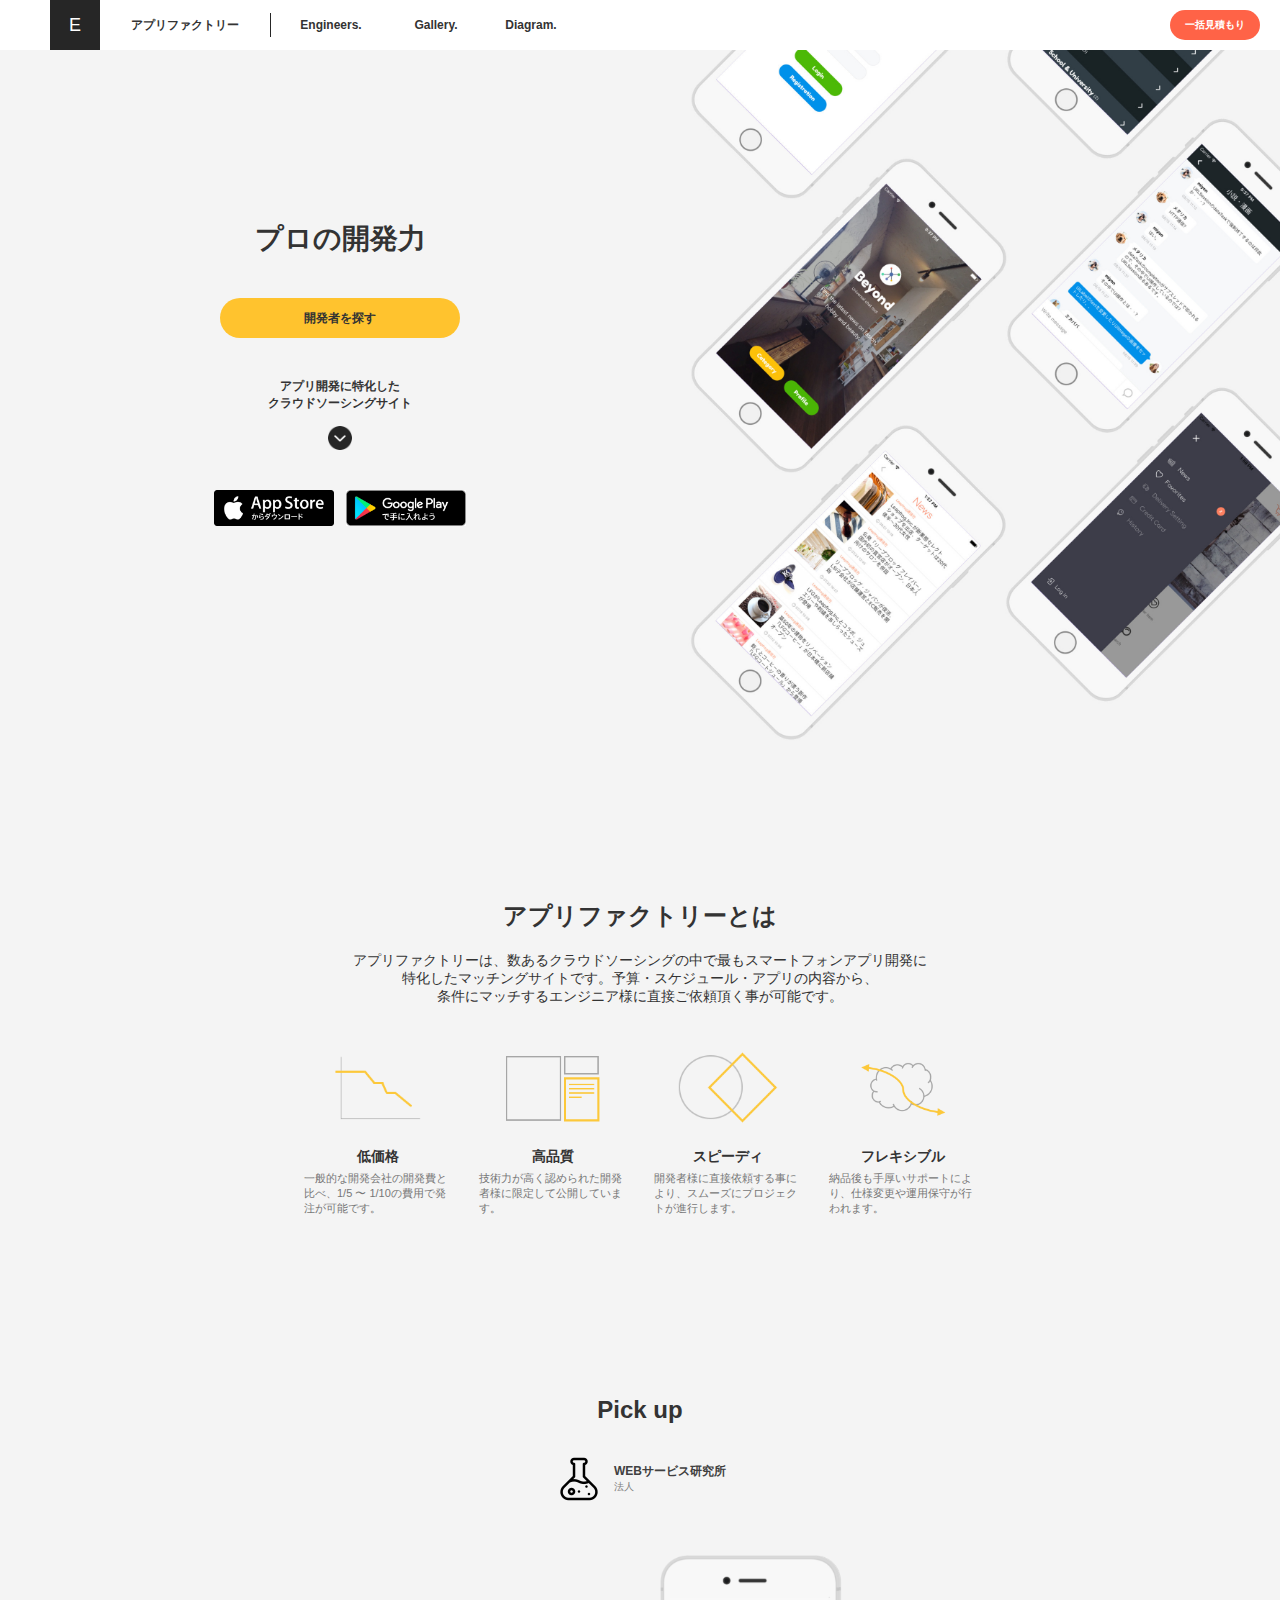
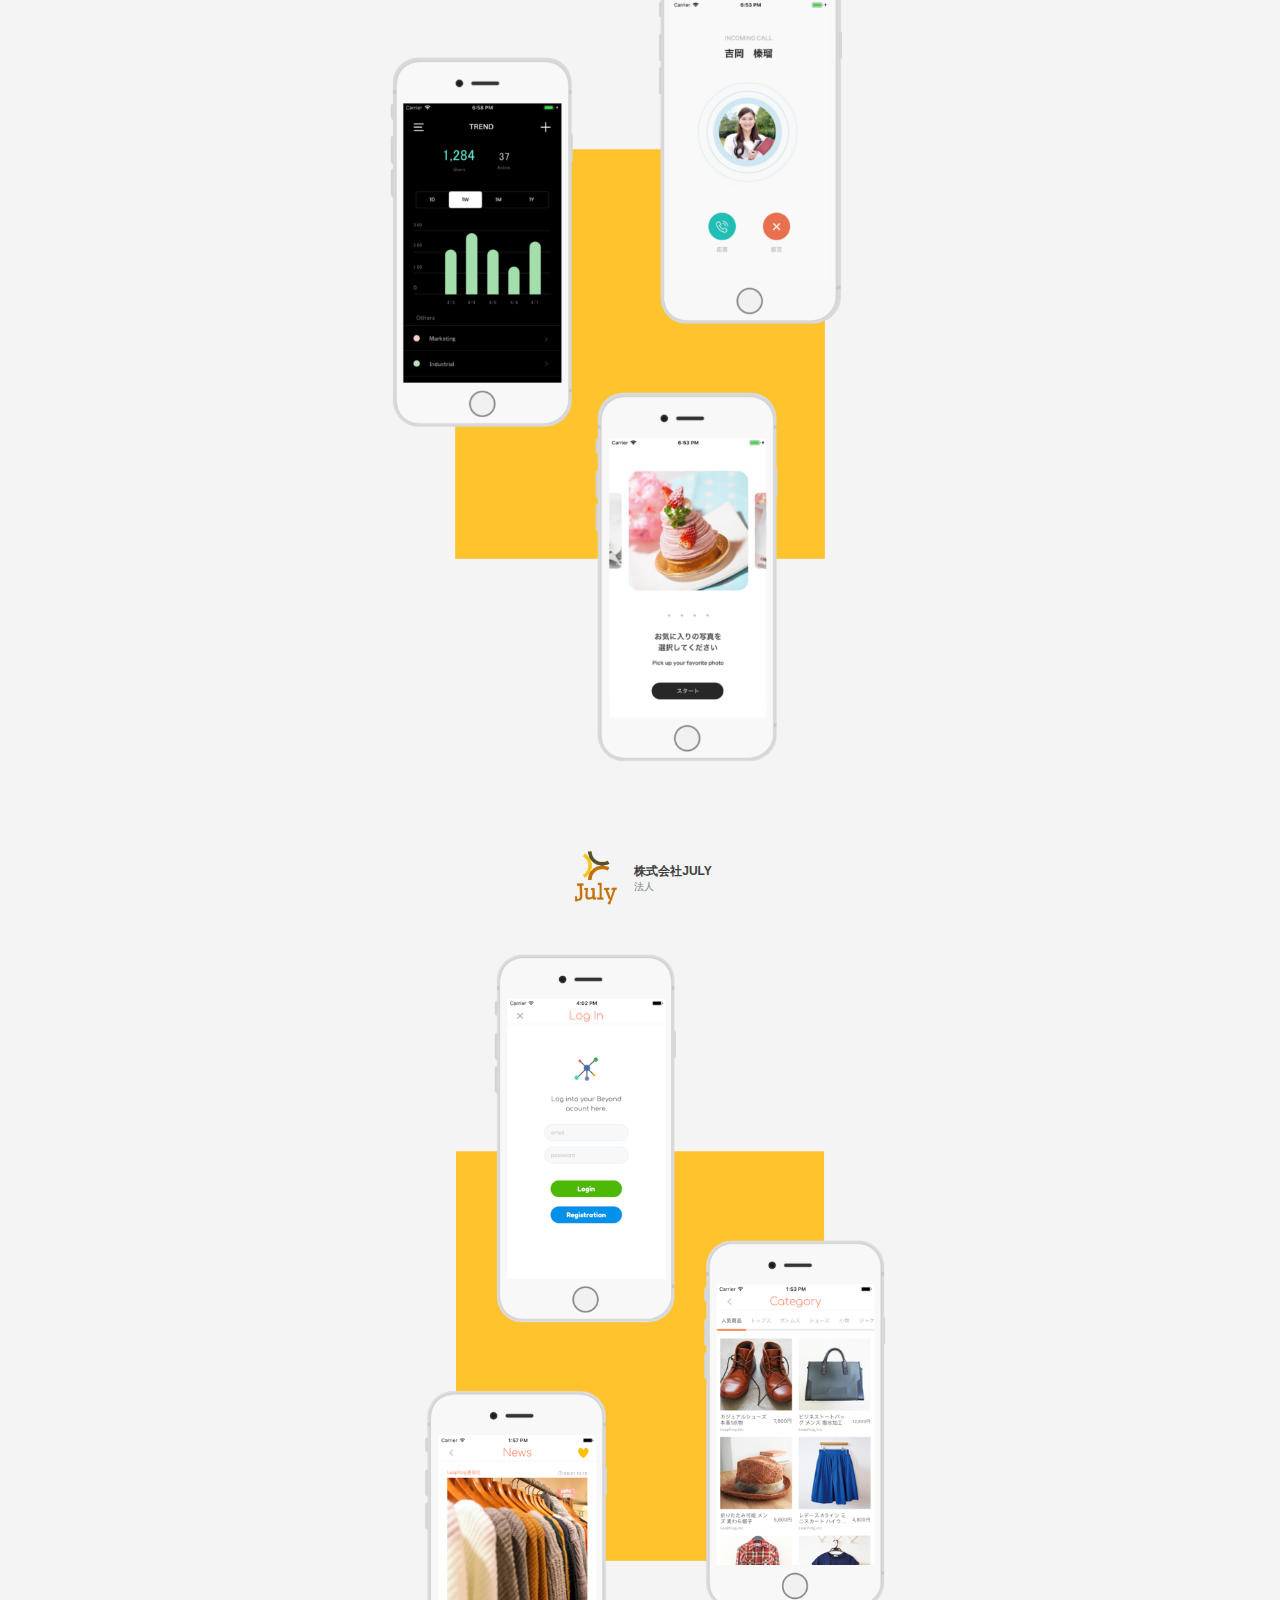
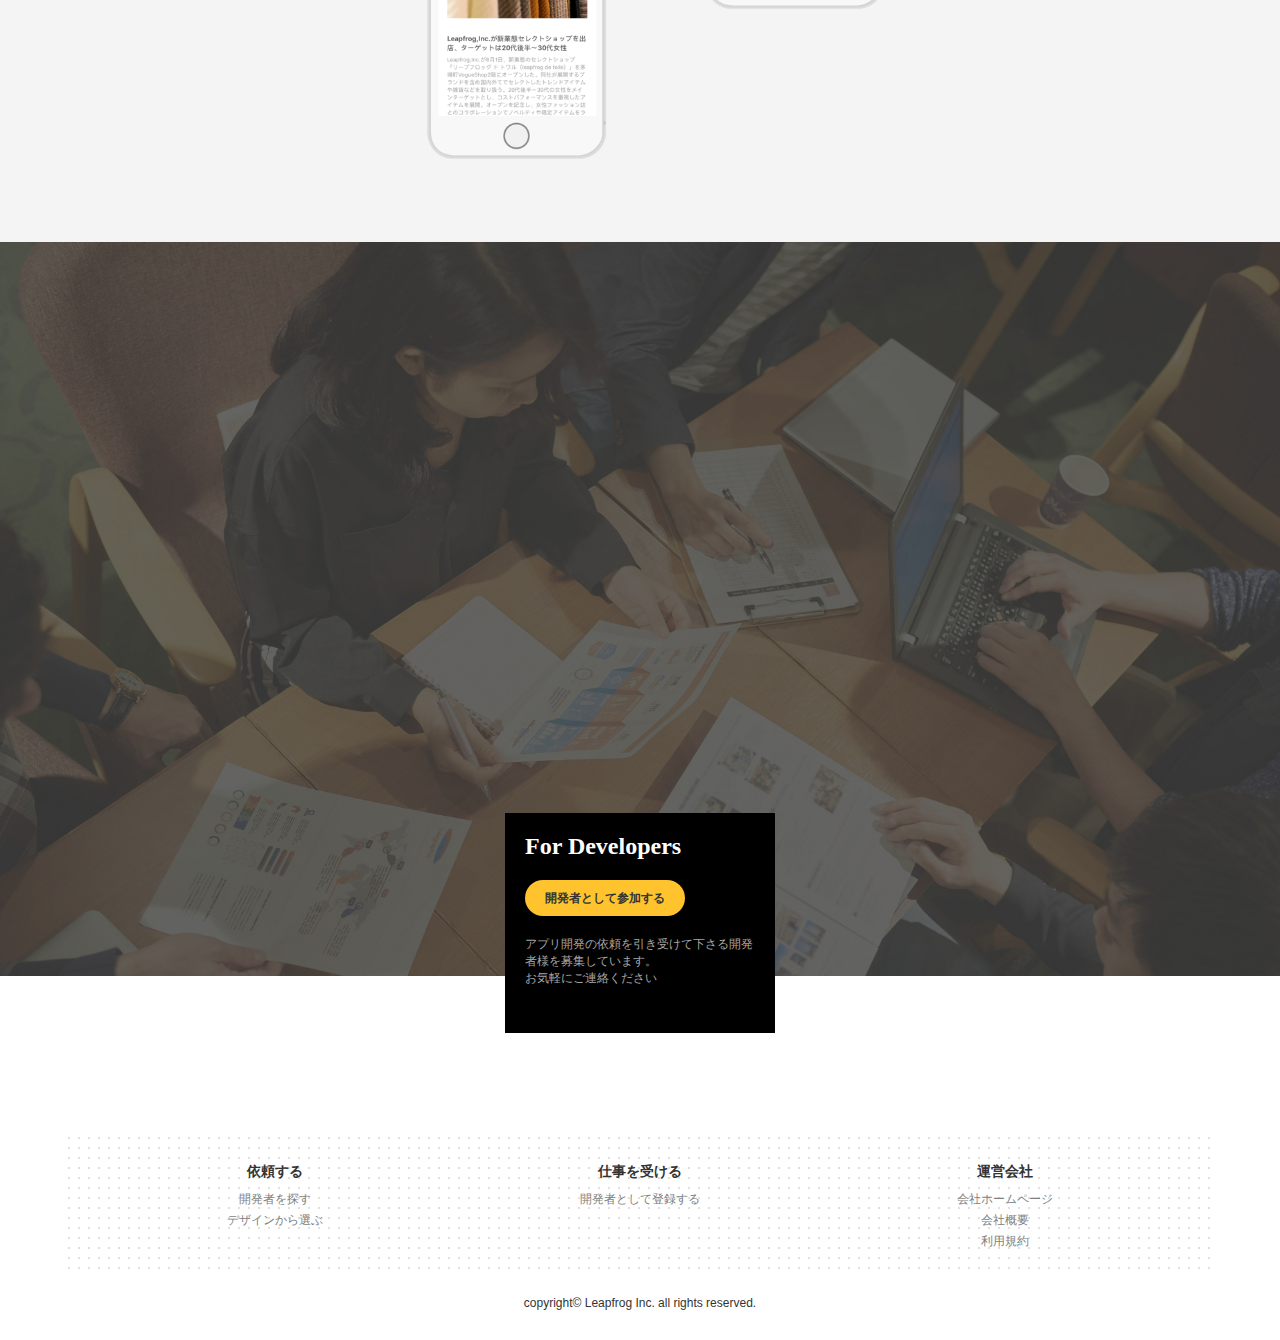
<file: Server/index.html>
<html>
<head>
  <meta http-equiv="Pragma" content="no-cache">
  <meta http-equiv="Cache-Control" content="no-cache">
  <meta http-equiv="Expires" content="0">
  <meta charset="utf-8">
  <meta name="keywords" content="アプリ開発,依頼">
  <title>アプリファクトリー</title>
  <link rel="shortcut icon" href="img/icon.png" type="image/png">
  <style>
    body {
      background: #fff;
    }
    body, div, span, td {
      margin: 0;
      padding: 0;
      font-family: "ヒラギノ角ゴ Pro", "Hiragino Kaku Gothic Pro",Lucida Grande,"メイリオ", Meiryo, Tahoma, Verdana, Osaka, "ＭＳ Ｐゴシック", "MS PGothic", sans-serif;
      font-size: 14px;
      color: #333;
    }
    a {
      text-decoration: none;
      color: #333;
    }

  </style>

  <script src="common.js"></script>
  <script src="//ajax.googleapis.com/ajax/libs/jquery/2.1.4/jquery.min.js"></script>
  <script type="text/javascript">

  function scroll() {

    var offset = $(".description").offset().top;
    $('html,body').animate({ scrollTop: offset }, 'fast');
  }

  </script>

  <!-- Global site tag (gtag.js) - Google Analytics -->
  <script async src="https://www.googletagmanager.com/gtag/js?id=UA-110054488-2"></script>
  <script>
    window.dataLayer = window.dataLayer || [];
    function gtag(){dataLayer.push(arguments);}
    gtag('js', new Date());
    gtag('config', 'UA-110054488-2');
  </script>

</head>
<body>

  <div id="fb-root"></div>
  <script>(function(d, s, id) {
    var js, fjs = d.getElementsByTagName(s)[0];
    if (d.getElementById(id)) return;
    js = d.createElement(s); js.id = id;
    js.src = "//connect.facebook.net/ja_JP/sdk.js#xfbml=1&version=v2.10";
    fjs.parentNode.insertBefore(js, fjs);
  }(document, 'script', 'facebook-jssdk'));</script>

  <!-- ヘッダ -->
  <div style="top:0px;width:100%;height:50px;position:fixed;z-index:1;background:#fff">
    <table border="0" cellspacing="0" style="width:100%;height:100%">
      <tr>
        <td style="width:50px"></td>
        <td style="text-align:center;vertical-align:middle;width:50px;height:100%;background:#262626">
          <span style="color:#fff;font-size:18px">E</span>
        </td>
        <td style="width:170px;text-align:center">
          <a href="index.html" style="font-size:12px;font-weight:bold;">アプリファクトリー</a>
        </td>
        <td style="width:1px;padding:13px 0">
          <div style="width:100%;height:100%;background:#262626;"></div>
        </td>
        <td style="width:120px;text-align:center">
          <a href="engineer.html" style="font-size:12px;font-weight:bold;">Engineers.</a>
        </td>
        <td style="width:90px;text-align:center">
          <a href="gallery.html" style="font-size:12px;font-weight:bold;">Gallery.</a>
        </td>
        <td style="width:100px;text-align:center">
          <a href="diagramlist.html" style="font-size:12px;font-weight:bold;">Diagram.</a>
        </td>
        <td style="background:#fff;text-align:right">
          <table border="0" cellspacing="0" style="margin:0 0 0 auto">
            <tr>
                <td style="">
                  <div class="fb-like" data-href="http://appfac.net/" data-layout="button" data-action="like" data-size="small" data-show-faces="false" data-share="false"></div>
                </td>
                <td style="width:14px"></td>
                <td style="">
                  <a href="https://twitter.com/share" class="twitter-share-button"></a> <script>!function(d,s,id){var js,fjs=d.getElementsByTagName(s)[0],p=/^http:/.test(d.location)?'http':'https';if(!d.getElementById(id)){js=d.createElement(s);js.id=id;js.src=p+'://platform.twitter.com/widgets.js';fjs.parentNode.insertBefore(js,fjs);}}(document, 'script', 'twitter-wjs');</script>
                </td>
                <td style="width:20px"></td>
                <td>
                  <a href="estimate.html?target=all">
                    <div style="border-radius:17px;-webkit-border-radius:17px;-moz-border-radius:17px;background:#ff6347;width:90px;height:30px;line-height:30px;font-size:10px;font-weight:bold;color:#fff;text-align:center">
                      一括見積もり
                    </div>
                  </a>
                </td>
                <td style="width:20px"></td>
            </tr>
          </table>
        </td>
      </tr>
    </table>
  </div>

  <!-- トップコンテンツ -->
  <div style="margin-top:50px;background:#f4f4f4;;width:100%;height:700px">
    <table border="0" cellspacing="0" style="width:100%;height:100%">
      <tr>
        <td style="vertical-align:top;">
          <div style="width:100%;text-align:center;">
            <div style="margin-top:170px;font-size:28px;font-weight:bold">
              プロの開発力
            </div>
            <a href="engineer.html">
              <div style="width:240px;height:40px;margin:auto;border-radius:20px;-webkit-border-radius:20px;-moz-border-radius:20px;margin-top:40px;font-size:12px;font-weight:bold;background:#ffc32e;line-height:40px">
                開発者を探す
              </div>
            </a>
            <div style="margin-top:40px;font-size:12px;font-weight:bold">
              アプリ開発に特化した<br>
              クラウドソーシングサイト
            </div>
            <a href="javascript:scroll()">
              <img src="img/arrow_down.png" style="width:24px;height:auto;margin-top:14px">
            </a>
            <table border="0" cellspacing="0" style="margin:40px auto;">
              <tr>
                <td>
                  <a href="https://itunes.apple.com/us/app/アプリファクトリー/id1388782829?mt=8">
                    <img src="img/download_ios.png" style="width:120px">
                  </a>
                </td>
                <td style="width:12px"></td>
                <td>
                  <a href="https://play.google.com/store/apps/details?id=leapfrog_inc.appfactory">
                    <img src="img/download_android.png" style="width:120px">
                  </a>
                </td>
              </tr>
            </table>
          </div>
        </td>
        <td style="width:600px">
          <a href="gallery.html">
            <img src="img/top_samples.jpg" style="width:600px;height:700px">
          </a>
        </td>
      </tr>
    </table>
  </div>

  <!-- アプリファクトリーとは -->
  <div class="description" style="width:100%;background:#f4f4f4">
    <div style="width:100%;background:#f4f4f4;text-align:center">
      <div style="height:150px"></div>
      <div style="font-size:24px;font-weight:bold">
        アプリファクトリーとは
      </div>
      <div style="height:20px"></div>
      <div style="width:600px;margin:auto;">
        アプリファクトリーは、数あるクラウドソーシングの中で最もスマートフォンアプリ開発に<br>
        特化したマッチングサイトです。予算・スケジュール・アプリの内容から、<br>
        条件にマッチするエンジニア様に直接ご依頼頂く事が可能です。
      </div>
      <div style="height:40px"></div>
      <table border="0" cellspacing="0" style="width:700px;margin:auto">
        <tr>
          <td style="width:25%;text-align:center">
            <img src="img/about_icon1.png" style="width:100px;height:auto">
          </td>
          <td style="width:25%;text-align:center">
            <img src="img/about_icon2.png" style="width:100px;height:auto">
          </td>
          <td style="width:25%;text-align:center">
            <img src="img/about_icon3.png" style="width:100px;height:auto">
          </td>
          <td style="width:25%;text-align:center">
            <img src="img/about_icon4.png" style="width:100px;height:auto">
          </td>
        </tr>
        <tr><td style="height:18px"></td></tr>
        <tr>
          <td style="text-align:center;font-size:14px;font-weight:bold;">
            低価格
          </td>
          <td style="text-align:center;font-size:14px;font-weight:bold">
            高品質
          </td>
          <td style="text-align:center;font-size:14px;font-weight:bold">
            スピーディ
          </td>
          <td style="text-align:center;font-size:14px;font-weight:bold">
            フレキシブル
          </td>
        </tr>
        <tr><td style="height:5px"></td></tr>
        <tr>
          <td style="font-size:11px;color:#777;padding:0 14px;vertical-align:top">
            一般的な開発会社の開発費と比べ、1/5 〜 1/10の費用で発注が可能です。
          </td>
          <td style="font-size:11px;color:#777;padding:0 14px;vertical-align:top">
            技術力が高く認められた開発者様に限定して公開しています。
          </td>
          <td style="font-size:11px;color:#777;padding:0 14px;vertical-align:top">
            開発者様に直接依頼する事により、スムーズにプロジェクトが進行します。
          </td>
          <td style="font-size:11px;color:#777;padding:0 14px;vertical-align:top">
            納品後も手厚いサポートにより、仕様変更や運用保守が行われます。
          </td>
        </tr>
      </table>
    </div>
  </div>

  <!-- Pickup -->
  <div style="width:100%;background:#f4f4f4">
    <div style="width:100%;text-align:center">
      <div style="height:180px"></div>
      <div style="font-size:24px;font-weight:bold">
        Pick up
      </div>
      <div style="height:30px"></div>
      <a href="engineerdetail.html?id=47">
        <table border="0" cellspacing="0" style="margin:0 auto">
          <tr>
            <td>
              <img src="data/img/user/47.png" style="width:50px;height:auto">
            </td>
            <td style="width:10px"></td>
            <td>
              <div style="color:#404040;font-size:12px;font-weight:bold">WEBサービス研究所</div>
              <div style="color:#808080;font-size:10px">法人</div>
            </td>
          </tr>
        </table>
      </a>
      <div style="height:24px"></div>
      <a href="engineerdetail.html?id=47">
        <img src="img/pickup1.png" style="width:600px">
      </a>
      <div style="height:70px"></div>
      <a href="engineerdetail.html?id=0">
        <table border="0" cellspacing="0" style="margin:0 auto">
          <tr>
            <td>
              <img src="data/img/user/0.png" style="width:56px;height:auto">
            </td>
            <td style="width:10px"></td>
            <td>
              <div style="color:#404040;font-size:12px;font-weight:bold">株式会社JULY</div>
              <div style="color:#808080;font-size:10px">法人</div>
            </td>
          </tr>
        </table>
      </a>
      <div style="height:24px"></div>
      <a href="engineerdetail.html?id=0">
        <img src="img/pickup2.png" style="width:600px">
      </a>
    </div>
    <div style="height:60px"></div>
  </div>

  <!-- リクルート -->
  <div style="position:relative;width:100%;padding:54% 0 0;">
    <div style="position:absolute;top:0;left:0;width:100%;height:100%">
      <img src="img/recruit.jpg" style="width:100%">
    </div>
  </div>
  <div style="position:relative;width:100%;height:100px">
    <div style="position:absolute;left:0;right:0;bottom:0;width:270px;height:220px;background:#000;margin:0 auto">
      <div style="color:#fff;margin:20px 0 0 20px;font-size:24px;font-weight:bold;font-family:'ヒラギノ丸ゴ Pro W4','ヒラギノ丸ゴ Pro','Hiragino Maru Gothic Pro','ヒラギノ角ゴ Pro W3','Hiragino Kaku Gothic Pro','HG丸ｺﾞｼｯｸM-PRO','HGMaruGothicMPRO'">
        For Developers
      </div>
      <a href="join.html">
        <div style="border-radius:18px;-webkit-border-radius:18px;-moz-border-radius:18px;margin:20px 0 0 20px;width:160px;height:36px;background:#ffc32e;color:#343434;font-size:12px;font-weight:bold;text-align:center;line-height:36px">
          開発者として参加する
        </div>
        <div style="color:#a6a6a6;font-size:12px;margin:20px 20px 0 20px">
          アプリ開発の依頼を引き受けて下さる開発者様を募集しています。<br>
          お気軽にご連絡ください
        </div>
      </a>
    </div>
  </div>

  <!-- フッター -->
  <div style="margin:100px auto 0 auto;width:90%;background-image:radial-gradient(#e0e0e0 20%, transparent 20%);background-size:10px 10px;">
    <div style="height:30px"></div>
    <table border="0" cellspacing="0" style="margin:0 auto;width:95%">
      <tr>
        <td style="width:33%;text-align:center;vertical-align:top">
          <div style="font-size:14px;font-weight:bold">
            依頼する
          </div>
          <div style="margin-top:10px">
            <a href="engineer.html" style="font-size:12px;color:#7f7f7f">
              開発者を探す
            </a>
          </div>
          <div style="margin-top:4px">
            <a href="gallery.html" style="font-size:12px;color:#7f7f7f">
              デザインから選ぶ
            </a>
          </div>
        </td>
        <td style="width:33%;text-align:center;;vertical-align:top">
          <div style="font-size:14px;font-weight:bold">
            仕事を受ける
          </div>
          <div style="margin-top:10px">
            <a href="join.html" style="font-size:12px;color:#7f7f7f">
              開発者として登録する
            </a>
          </div>
        </td>
        <td style="width:33%;font-size:14px;font-weight:bold;text-align:center;vertical-align:top">
          <div style="font-size:14px;font-weight:bold">
            運営会社
          </div>
          <div style="margin-top:10px">
            <a href="http://lfg.co.jp/" style="font-size:12px;color:#7f7f7f;font-weight:normal">
              会社ホームページ
            </a>
          </div>
          <div style="margin-top:4px">
            <a href="http://lfg.co.jp/company.html" style="font-size:12px;color:#7f7f7f;font-weight:normal">
              会社概要
            </a>
          </div>
          <div style="margin-top:4px">
            <a href="terms.html" style="font-size:12px;color:#7f7f7f;font-weight:normal">
              利用規約
            </a>
          </div>
        </td>
      </tr>
    </table>
    <div style="height:26px"></div>
  </div>

  <div style="margin:20px auto 30px auto;text-align:center;width:100%;font-size:12px">
    copyright&copy; Leapfrog Inc. all rights reserved.
  </div>

</body>
</html>
</file>
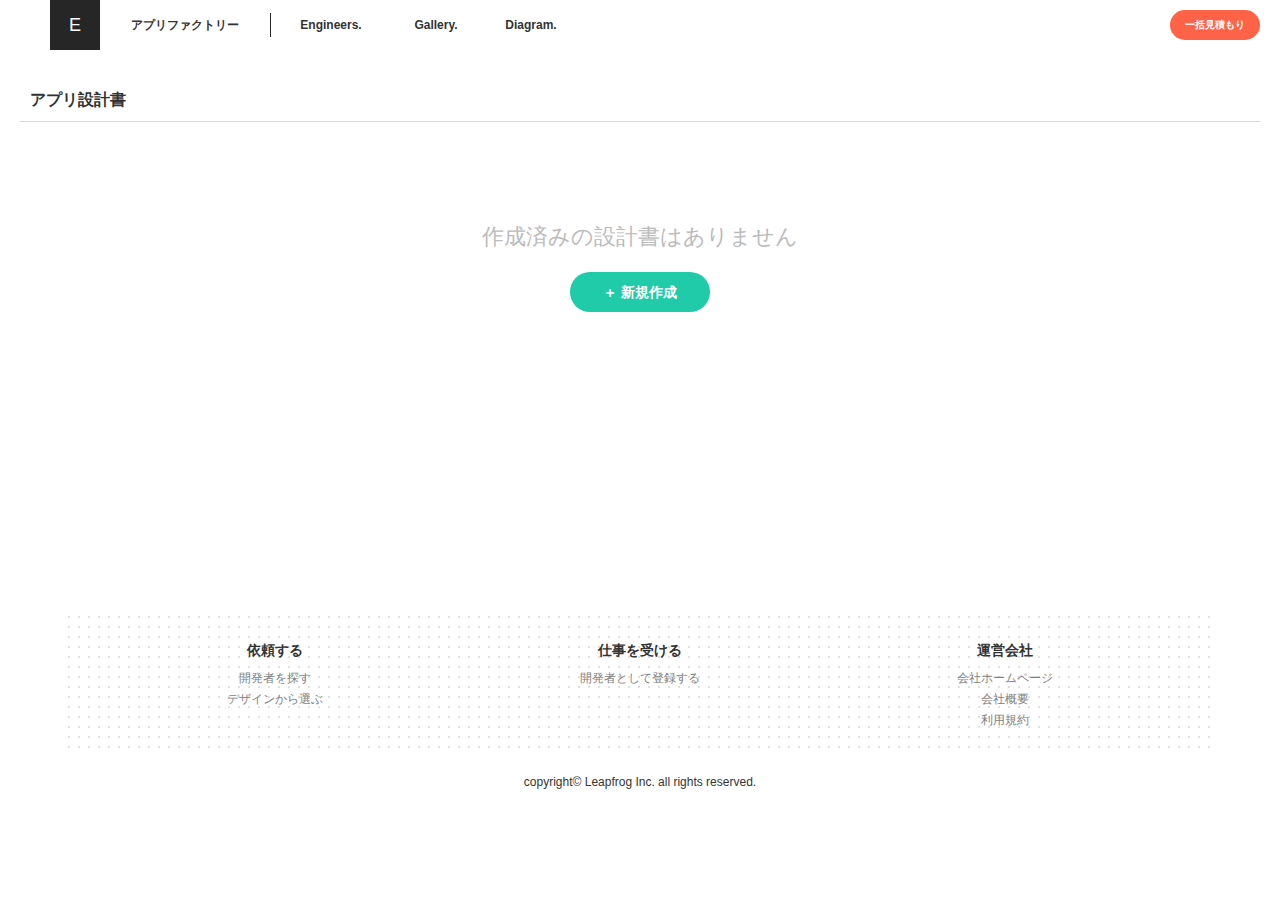
<file: Server/diagramlist.html>
<html>
<head>
  <meta http-equiv="Pragma" content="no-cache">
  <meta http-equiv="Cache-Control" content="no-cache">
  <meta http-equiv="Expires" content="0">
  <meta charset="utf-8">
  <title>アプリファクトリー</title>
  <link rel="shortcut icon" href="img/icon.png" type="image/png">
  <link rel="stylesheet" type="text/css" href="common.css">
  <link rel="stylesheet" type="text/css" href="diagramlist.css">
  <script src="common.js"></script>
  <script src="diagramlist.js"></script>

  <!-- Global site tag (gtag.js) - Google Analytics -->
  <script async src="https://www.googletagmanager.com/gtag/js?id=UA-110054488-2"></script>
  <script>
    window.dataLayer = window.dataLayer || [];
    function gtag(){dataLayer.push(arguments);}
    gtag('js', new Date());
    gtag('config', 'UA-110054488-2');
  </script>

</head>
<body>

  <div id="fb-root"></div>
  <script>(function(d, s, id) {
    var js, fjs = d.getElementsByTagName(s)[0];
    if (d.getElementById(id)) return;
    js = d.createElement(s); js.id = id;
    js.src = "//connect.facebook.net/ja_JP/sdk.js#xfbml=1&version=v2.10";
    fjs.parentNode.insertBefore(js, fjs);
  }(document, 'script', 'facebook-jssdk'));</script>

  <!-- ヘッダ -->
  <div style="top:0px;width:100%;height:50px;position:fixed;background:#fff">
    <table border="0" cellspacing="0" style="width:100%;height:100%">
      <tr>
        <td style="width:50px"></td>
        <td style="text-align:center;vertical-align:middle;width:50px;height:100%;background:#262626">
          <span style="color:#fff;font-size:18px">E</span>
        </td>
        <td style="width:170px;text-align:center">
          <a href="index.html" style="font-size:12px;font-weight:bold;">アプリファクトリー</a>
        </td>
        <td style="width:1px;padding:13px 0">
          <div style="width:100%;height:100%;background:#262626;"></div>
        </td>
        <td style="width:120px;text-align:center">
          <a href="engineer.html" style="font-size:12px;font-weight:bold;">Engineers.</a>
        </td>
        <td style="width:90px;text-align:center">
          <a href="gallery.html" style="font-size:12px;font-weight:bold;">Gallery.</a>
        </td>
        <td style="width:100px;text-align:center">
          <a href="diagramlist.html" style="font-size:12px;font-weight:bold;">Diagram.</a>
        </td>
        <td style="background:#fff;text-align:right">
          <table border="0" cellspacing="0" style="margin:0 0 0 auto">
            <tr>
              <td>
                <td style="">
                  <div class="fb-like" data-href="http://appfac.net" data-layout="button" data-action="like" data-size="small" data-show-faces="false" data-share="false"></div>
                </td>
                <td style="width:14px"></td>
                <td style="">
                  <a href="https://twitter.com/share" class="twitter-share-button"></a> <script>!function(d,s,id){var js,fjs=d.getElementsByTagName(s)[0],p=/^http:/.test(d.location)?'http':'https';if(!d.getElementById(id)){js=d.createElement(s);js.id=id;js.src=p+'://platform.twitter.com/widgets.js';fjs.parentNode.insertBefore(js,fjs);}}(document, 'script', 'twitter-wjs');</script>
                </td>
                <td style="width:20px"></td>
                <td>
                  <a href="estimate.html?target=all">
                    <div style="border-radius:17px;-webkit-border-radius:17px;-moz-border-radius:17px;background:#ff6347;width:90px;height:30px;line-height:30px;font-size:10px;font-weight:bold;color:#fff;text-align:center">
                      一括見積もり
                    </div>
                  </a>
                </td>
                <td style="width:20px"></td>
              </td>
            </tr>
          </table>
        </td>
      </tr>
    </table>
  </div>

  <!-- コンテンツ -->
  <table border="0" cellspacing="0" style="width:100%;margin-top:80px">
    <tr style="height:40px">
      <td style="width:30px"></td>
      <td style="font-size:16px;font-weight:bold;padding: 10px 0;width:120px;vertical-align:bottom">
        アプリ設計書
      </td>
      <td style="">
        <a href="javascript:onClickCreate()">
          <div id="div_add_diagram" style="border-radius:6px;-webkit-border-radius:6px;-moz-border-radius:6px;background:#1fcba9;width:50px;height:30px;line-height:30px;font-size:16px;font-weight:bold;color:#fff;text-align:center;">
            ＋
          </div>
        </a>
      </td>
    </tr>
  </table>

  <div style="height:1px;background:#d9d9d9;margin:0 20px 0 20px;"></div>

  <div id="contents">
  </div>

  <div id="div_nodata" style="width:100%;text-align:center">
    <div style="margin-top: 100px;color:#BBB;font-size: 22px">
      作成済みの設計書はありません
    </div>
    <a href="javascript:onClickCreate()">
      <div style="margin:20px auto 300px auto;border-radius:20px;-webkit-border-radius:20px;-moz-border-radius:20px;background:#1fcba9;width:140px;height:40px;line-height:40px;font-size:14px;font-weight:bold;color:#fff;text-align:center">
        ＋ 新規作成
      </div>
    </a>
  </div>

  <!-- フッター -->
  <div style="margin:30px auto 0 auto;width:90%;background-image:radial-gradient(#e0e0e0 20%, transparent 20%);background-size:10px 10px;">
    <div style="height:30px"></div>
    <table border="0" cellspacing="0" style="margin:0 auto;width:95%">
      <tr>
        <td style="width:33%;text-align:center;vertical-align:top">
          <div style="font-size:14px;font-weight:bold">
            依頼する
          </div>
          <div style="margin-top:10px">
            <a href="engineer.html" style="font-size:12px;color:#7f7f7f">
              開発者を探す
            </a>
          </div>
          <div style="margin-top:4px">
            <a href="gallery.html" style="font-size:12px;color:#7f7f7f">
              デザインから選ぶ
            </a>
          </div>
        </td>
        <td style="width:33%;text-align:center;;vertical-align:top">
          <div style="font-size:14px;font-weight:bold">
            仕事を受ける
          </div>
          <div style="margin-top:10px">
            <a href="join.html" style="font-size:12px;color:#7f7f7f">
              開発者として登録する
            </a>
          </div>
        </td>
        <td style="width:33%;font-size:14px;font-weight:bold;text-align:center;vertical-align:top">
          <div style="font-size:14px;font-weight:bold">
            運営会社
          </div>
          <div style="margin-top:10px">
            <a href="http://lfg.co.jp/" style="font-size:12px;color:#7f7f7f;font-weight:normal">
              会社ホームページ
            </a>
          </div>
          <div style="margin-top:4px">
            <a href="http://lfg.co.jp/company.html" style="font-size:12px;color:#7f7f7f;font-weight:normal">
              会社概要
            </a>
          </div>
          <div style="margin-top:4px">
            <a href="terms.html" style="font-size:12px;color:#7f7f7f;font-weight:normal">
              利用規約
            </a>
          </div>
        </td>
      </tr>
    </table>
    <div style="height:26px"></div>
  </div>

  <div style="margin:20px auto 30px auto;text-align:center;width:100%;font-size:12px">
    copyright&copy; Leapfrog Inc. all rights reserved.
  </div>

  <div id="div-create-base" style="position:absolute;left:0;top:0;width:100%;height:850px;background:#000;filter:alpha(opacity=50);-moz-opacity: 0.5;opacity: 0.5;visibility: hidden;" onclick="javascript:onClickDetailBase()">
  </div>

  <div id="div-create" style="background: #fff;color:#000;position:absolute;left:0px;top:0px;width:400px;height:260px;visibility: hidden;border-radius:8px;-webkit-border-radius:8px;-moz-border-radius:8px;">
    <div style="width:100%;text-align:center;margin-top:40px;font-size:18px">
      アプリ名
    </div>
    <div style="width:100%;text-align:center">
      <input type="text" id="app-name" style="text-align: center;padding:0 8px;margin:10px auto;width:70%;height:34px;border-radius:8px;-webkit-border-radius:8px;-moz-border-radius:8px;">
    </div>
    <div id="div-no-name" style="color:#f00;visibility: hidden">
      アプリ名を入力してください
    </div>
    <a href="javascript:onClickNext()">
      <div style="border-radius:20px;-webkit-border-radius:20px;-moz-border-radius:20px;background:#1fcba9;width:200px;height:40px;line-height:40px;font-size:14px;font-weight:bold;color:#fff;text-align:center;margin:26px auto">
        次へ
      </div>
    </a>
  </div>

  <script type="text/javascript">
    initialize();
  </script>

</body>
</html>
</file>
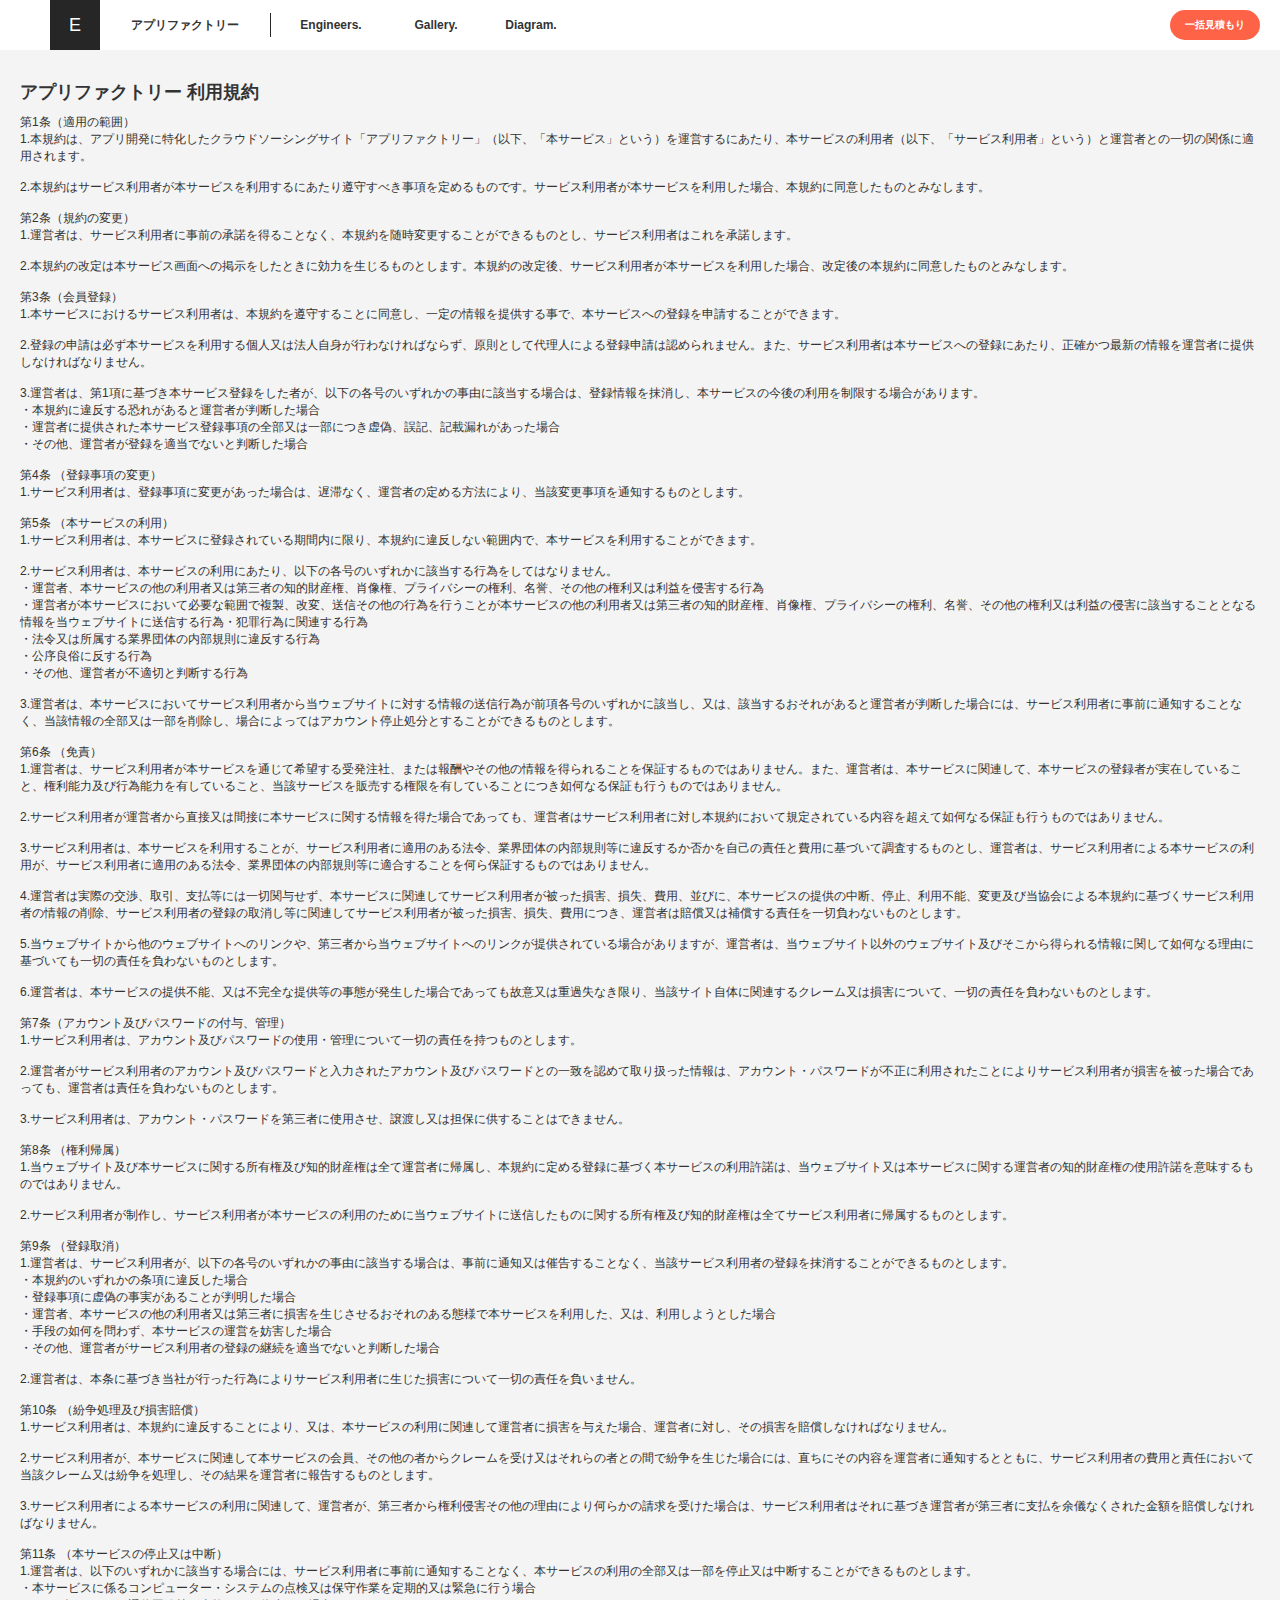
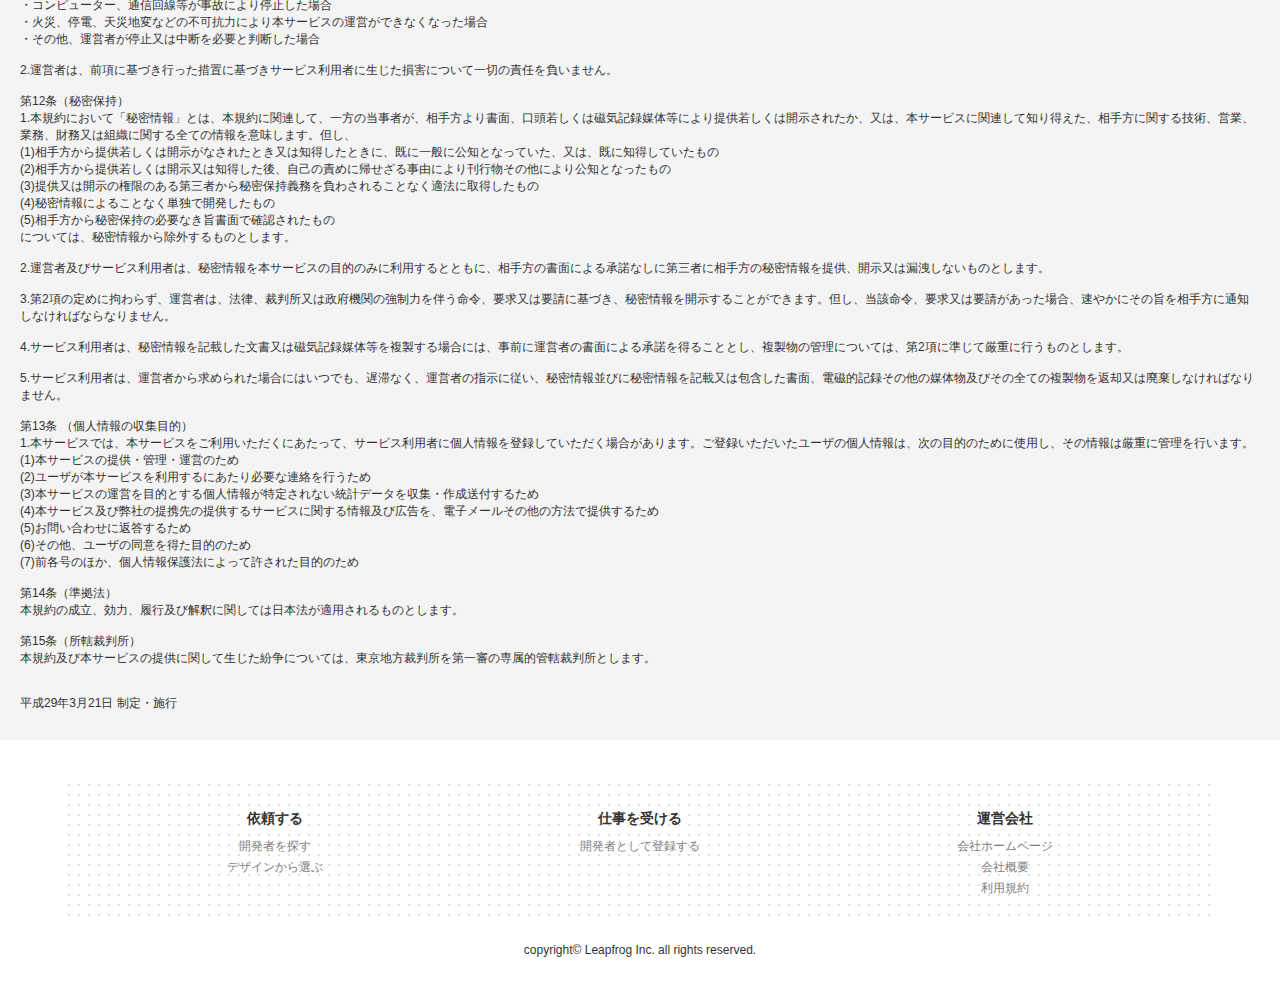
<file: Server/terms.html>
<html>
<head>
  <meta http-equiv="Pragma" content="no-cache">
  <meta http-equiv="Cache-Control" content="no-cache">
  <meta http-equiv="Expires" content="0">
  <meta charset="utf-8">
  <title>アプリファクトリー</title>
  <link rel="shortcut icon" href="img/icon.png" type="image/png">
  <style>
    body {
      background: #fff;
    }
    body, div, span, td {
      margin: 0;
      padding: 0;
      font-family: "ヒラギノ角ゴ Pro", "Hiragino Kaku Gothic Pro",Lucida Grande,"メイリオ", Meiryo, Tahoma, Verdana, Osaka, "ＭＳ Ｐゴシック", "MS PGothic", sans-serif;
      font-size: 14px;
      color: #333;
    }
    a {
      text-decoration: none;
      color: #333;
    }

  </style>

  <script src="common.js"></script>
  <script src="//ajax.googleapis.com/ajax/libs/jquery/2.1.4/jquery.min.js"></script>
  <script type="text/javascript">

  function scroll() {

    var offset = $(".description").offset().top;
    $('html,body').animate({ scrollTop: offset }, 'fast');
  }

  </script>

  <!-- Global site tag (gtag.js) - Google Analytics -->
  <script async src="https://www.googletagmanager.com/gtag/js?id=UA-110054488-2"></script>
  <script>
    window.dataLayer = window.dataLayer || [];
    function gtag(){dataLayer.push(arguments);}
    gtag('js', new Date());
    gtag('config', 'UA-110054488-2');
  </script>

</head>
<body>

  <div id="fb-root"></div>
  <script>(function(d, s, id) {
    var js, fjs = d.getElementsByTagName(s)[0];
    if (d.getElementById(id)) return;
    js = d.createElement(s); js.id = id;
    js.src = "//connect.facebook.net/ja_JP/sdk.js#xfbml=1&version=v2.10";
    fjs.parentNode.insertBefore(js, fjs);
  }(document, 'script', 'facebook-jssdk'));</script>

  <!-- ヘッダ -->
  <div style="top:0px;width:100%;height:50px;position:fixed;z-index:1;background:#fff">
    <table border="0" cellspacing="0" style="width:100%;height:100%">
      <tr>
        <td style="width:50px"></td>
        <td style="text-align:center;vertical-align:middle;width:50px;height:100%;background:#262626">
          <span style="color:#fff;font-size:18px">E</span>
        </td>
        <td style="width:170px;text-align:center">
          <a href="index.html" style="font-size:12px;font-weight:bold;">アプリファクトリー</a>
        </td>
        <td style="width:1px;padding:13px 0">
          <div style="width:100%;height:100%;background:#262626;"></div>
        </td>
        <td style="width:120px;text-align:center">
          <a href="engineer.html" style="font-size:12px;font-weight:bold;">Engineers.</a>
        </td>
        <td style="width:90px;text-align:center">
          <a href="gallery.html" style="font-size:12px;font-weight:bold;">Gallery.</a>
        </td>
        <td style="width:100px;text-align:center">
          <a href="diagramlist.html" style="font-size:12px;font-weight:bold;">Diagram.</a>
        </td>
        <td style="background:#fff;text-align:right">
          <table border="0" cellspacing="0" style="margin:0 0 0 auto">
            <tr>
              <td>
                <td style="">
                  <div class="fb-like" data-href="http://appfac.net/" data-layout="button" data-action="like" data-size="small" data-show-faces="false" data-share="false"></div>
                </td>
                <td style="width:14px"></td>
                <td style="">
                  <a href="https://twitter.com/share" class="twitter-share-button"></a> <script>!function(d,s,id){var js,fjs=d.getElementsByTagName(s)[0],p=/^http:/.test(d.location)?'http':'https';if(!d.getElementById(id)){js=d.createElement(s);js.id=id;js.src=p+'://platform.twitter.com/widgets.js';fjs.parentNode.insertBefore(js,fjs);}}(document, 'script', 'twitter-wjs');</script>
                </td>
                <td style="width:20px"></td>
                <td>
                  <a href="estimate.html?target=all">
                    <div style="border-radius:17px;-webkit-border-radius:17px;-moz-border-radius:17px;background:#ff6347;width:90px;height:30px;line-height:30px;font-size:10px;font-weight:bold;color:#fff;text-align:center">
                      一括見積もり
                    </div>
                  </a>
                </td>
                <td style="width:20px"></td>
              </td>
            </tr>
          </table>
        </td>
      </tr>
    </table>
  </div>

  <!-- トップコンテンツ -->
  <div style="margin-top:50px;background:#f4f4f4;;width:100%;">
    <div style="height:30px"></div>
    <div style="margin:0 20px 0 20px;font-size:18px;font-weight:bold">
      アプリファクトリー 利用規約
    </div>
    <div style="margin:10px 20px 0 20px;font-size:12px;">
    第1条（適用の範囲）<br>
    1.本規約は、アプリ開発に特化したクラウドソーシングサイト「アプリファクトリー」（以下、「本サービス」という）を運営するにあたり、本サービスの利用者（以下、「サービス利用者」という）と運営者との一切の関係に適用されます。<br><br>
    2.本規約はサービス利用者が本サービスを利用するにあたり遵守すべき事項を定めるものです。サービス利用者が本サービスを利用した場合、本規約に同意したものとみなします。<br><br>

    第2条（規約の変更）<br>
    1.運営者は、サービス利用者に事前の承諾を得ることなく、本規約を随時変更することができるものとし、サービス利用者はこれを承諾します。<br><br>
    2.本規約の改定は本サービス画面への掲示をしたときに効力を生じるものとします。本規約の改定後、サービス利用者が本サービスを利用した場合、改定後の本規約に同意したものとみなします。<br><br>
    第3条（会員登録）<br>
    1.本サービスにおけるサービス利用者は、本規約を遵守することに同意し、一定の情報を提供する事で、本サービスへの登録を申請することができます。<br><br>
    2.登録の申請は必ず本サービスを利用する個人又は法人自身が行わなければならず、原則として代理人による登録申請は認められません。また、サービス利用者は本サービスへの登録にあたり、正確かつ最新の情報を運営者に提供しなければなりません。<br><br>
    3.運営者は、第1項に基づき本サービス登録をした者が、以下の各号のいずれかの事由に該当する場合は、登録情報を抹消し、本サービスの今後の利用を制限する場合があります。<br>
    ・本規約に違反する恐れがあると運営者が判断した場合<br>
    ・運営者に提供された本サービス登録事項の全部又は一部につき虚偽、誤記、記載漏れがあった場合<br>
    ・その他、運営者が登録を適当でないと判断した場合<br><br>

    第4条 （登録事項の変更）<br>
    1.サービス利用者は、登録事項に変更があった場合は、遅滞なく、運営者の定める方法により、当該変更事項を通知するものとします。<br><br>
    第5条 （本サービスの利用）<br>
    1.サービス利用者は、本サービスに登録されている期間内に限り、本規約に違反しない範囲内で、本サービスを利用することができます。<br><br>
    2.サービス利用者は、本サービスの利用にあたり、以下の各号のいずれかに該当する行為をしてはなりません。<br>
    ・運営者、本サービスの他の利用者又は第三者の知的財産権、肖像権、プライバシーの権利、名誉、その他の権利又は利益を侵害する行為<br>
    ・運営者が本サービスにおいて必要な範囲で複製、改変、送信その他の行為を行うことが本サービスの他の利用者又は第三者の知的財産権、肖像権、プライバシーの権利、名誉、その他の権利又は利益の侵害に該当することとなる情報を当ウェブサイトに送信する行為・犯罪行為に関連する行為<br>
    ・法令又は所属する業界団体の内部規則に違反する行為<br>
    ・公序良俗に反する行為<br>
    ・その他、運営者が不適切と判断する行為<br><br>
    3.運営者は、本サービスにおいてサービス利用者から当ウェブサイトに対する情報の送信行為が前項各号のいずれかに該当し、又は、該当するおそれがあると運営者が判断した場合には、サービス利用者に事前に通知することなく、当該情報の全部又は一部を削除し、場合によってはアカウント停止処分とすることができるものとします。<br><br>

    第6条 （免責）<br>
    1.運営者は、サービス利用者が本サービスを通じて希望する受発注社、または報酬やその他の情報を得られることを保証するものではありません。また、運営者は、本サービスに関連して、本サービスの登録者が実在していること、権利能力及び行為能力を有していること、当該サービスを販売する権限を有していることにつき如何なる保証も行うものではありません。<br><br>
    2.サービス利用者が運営者から直接又は間接に本サービスに関する情報を得た場合であっても、運営者はサービス利用者に対し本規約において規定されている内容を超えて如何なる保証も行うものではありません。<br><br>
    3.サービス利用者は、本サービスを利用することが、サービス利用者に適用のある法令、業界団体の内部規則等に違反するか否かを自己の責任と費用に基づいて調査するものとし、運営者は、サービス利用者による本サービスの利用が、サービス利用者に適用のある法令、業界団体の内部規則等に適合することを何ら保証するものではありません。<br><br>
    4.運営者は実際の交渉、取引、支払等には一切関与せず、本サービスに関連してサービス利用者が被った損害、損失、費用、並びに、本サービスの提供の中断、停止、利用不能、変更及び当協会による本規約に基づくサービス利用者の情報の削除、サービス利用者の登録の取消し等に関連してサービス利用者が被った損害、損失、費用につき、運営者は賠償又は補償する責任を一切負わないものとします。<br><br>
    5.当ウェブサイトから他のウェブサイトへのリンクや、第三者から当ウェブサイトへのリンクが提供されている場合がありますが、運営者は、当ウェブサイト以外のウェブサイト及びそこから得られる情報に関して如何なる理由に基づいても一切の責任を負わないものとします。<br><br>
    6.運営者は、本サービスの提供不能、又は不完全な提供等の事態が発生した場合であっても故意又は重過失なき限り、当該サイト自体に関連するクレーム又は損害について、一切の責任を負わないものとします。<br><br>

    第7条（アカウント及びパスワードの付与、管理）<br>
    1.サービス利用者は、アカウント及びパスワードの使用・管理について一切の責任を持つものとします。<br><br>
    2.運営者がサービス利用者のアカウント及びパスワードと入力されたアカウント及びパスワードとの一致を認めて取り扱った情報は、アカウント・パスワードが不正に利用されたことによりサービス利用者が損害を被った場合であっても、運営者は責任を負わないものとします。<br><br>
    3.サービス利用者は、アカウント・パスワードを第三者に使用させ、譲渡し又は担保に供することはできません。<br><br>

    第8条 （権利帰属）<br>
    1.当ウェブサイト及び本サービスに関する所有権及び知的財産権は全て運営者に帰属し、本規約に定める登録に基づく本サービスの利用許諾は、当ウェブサイト又は本サービスに関する運営者の知的財産権の使用許諾を意味するものではありません。<br><br>
    2.サービス利用者が制作し、サービス利用者が本サービスの利用のために当ウェブサイトに送信したものに関する所有権及び知的財産権は全てサービス利用者に帰属するものとします。<br><br>

    第9条 （登録取消）<br>
    1.運営者は、サービス利用者が、以下の各号のいずれかの事由に該当する場合は、事前に通知又は催告することなく、当該サービス利用者の登録を抹消することができるものとします。<br>
    ・本規約のいずれかの条項に違反した場合<br>
    ・登録事項に虚偽の事実があることが判明した場合<br>
    ・運営者、本サービスの他の利用者又は第三者に損害を生じさせるおそれのある態様で本サービスを利用した、又は、利用しようとした場合<br>
    ・手段の如何を問わず、本サービスの運営を妨害した場合<br>
    ・その他、運営者がサービス利用者の登録の継続を適当でないと判断した場合<br><br>
    2.運営者は、本条に基づき当社が行った行為によりサービス利用者に生じた損害について一切の責任を負いません。<br><br>

    第10条 （紛争処理及び損害賠償）<br>
    1.サービス利用者は、本規約に違反することにより、又は、本サービスの利用に関連して運営者に損害を与えた場合、運営者に対し、その損害を賠償しなければなりません。<br><br>
    2.サービス利用者が、本サービスに関連して本サービスの会員、その他の者からクレームを受け又はそれらの者との間で紛争を生じた場合には、直ちにその内容を運営者に通知するとともに、サービス利用者の費用と責任において当該クレーム又は紛争を処理し、その結果を運営者に報告するものとします。<br><br>
    3.サービス利用者による本サービスの利用に関連して、運営者が、第三者から権利侵害その他の理由により何らかの請求を受けた場合は、サービス利用者はそれに基づき運営者が第三者に支払を余儀なくされた金額を賠償しなければなりません。<br><br>

    第11条 （本サービスの停止又は中断）<br>
    1.運営者は、以下のいずれかに該当する場合には、サービス利用者に事前に通知することなく、本サービスの利用の全部又は一部を停止又は中断することができるものとします。<br>
    ・本サービスに係るコンピューター・システムの点検又は保守作業を定期的又は緊急に行う場合<br>
    ・コンピューター、通信回線等が事故により停止した場合<br>
    ・火災、停電、天災地変などの不可抗力により本サービスの運営ができなくなった場合<br>
    ・その他、運営者が停止又は中断を必要と判断した場合<br><br>
    2.運営者は、前項に基づき行った措置に基づきサービス利用者に生じた損害について一切の責任を負いません。<br><br>

    第12条（秘密保持）<br>
    1.本規約において「秘密情報」とは、本規約に関連して、一方の当事者が、相手方より書面、口頭若しくは磁気記録媒体等により提供若しくは開示されたか、又は、本サービスに関連して知り得えた、相手方に関する技術、営業、業務、財務又は組織に関する全ての情報を意味します。但し、<br>
    (1)相手方から提供若しくは開示がなされたとき又は知得したときに、既に一般に公知となっていた、又は、既に知得していたもの<br>
    (2)相手方から提供若しくは開示又は知得した後、自己の責めに帰せざる事由により刊行物その他により公知となったもの<br>
    (3)提供又は開示の権限のある第三者から秘密保持義務を負わされることなく適法に取得したもの<br>
    (4)秘密情報によることなく単独で開発したもの<br>
    (5)相手方から秘密保持の必要なき旨書面で確認されたもの<br>
    については、秘密情報から除外するものとします。<br><br>
    2.運営者及びサービス利用者は、秘密情報を本サービスの目的のみに利用するとともに、相手方の書面による承諾なしに第三者に相手方の秘密情報を提供、開示又は漏洩しないものとします。<br><br>
    3.第2項の定めに拘わらず、運営者は、法律、裁判所又は政府機関の強制力を伴う命令、要求又は要請に基づき、秘密情報を開示することができます。但し、当該命令、要求又は要請があった場合、速やかにその旨を相手方に通知しなければならなりません。<br><br>
    4.サービス利用者は、秘密情報を記載した文書又は磁気記録媒体等を複製する場合には、事前に運営者の書面による承諾を得ることとし、複製物の管理については、第2項に準じて厳重に行うものとします。<br><br>
    5.サービス利用者は、運営者から求められた場合にはいつでも、遅滞なく、運営者の指示に従い、秘密情報並びに秘密情報を記載又は包含した書面、電磁的記録その他の媒体物及びその全ての複製物を返却又は廃棄しなければなりません。<br><br>

    第13条 （個人情報の収集目的）<br>
    1.本サービスでは、本サービスをご利用いただくにあたって、サービス利用者に個人情報を登録していただく場合があります。ご登録いただいたユーザの個人情報は、次の目的のために使用し、その情報は厳重に管理を行います。<br>
    (1)本サービスの提供・管理・運営のため<br>
    (2)ユーザが本サービスを利用するにあたり必要な連絡を行うため<br>
    (3)本サービスの運営を目的とする個人情報が特定されない統計データを収集・作成送付するため<br>
    (4)本サービス及び弊社の提携先の提供するサービスに関する情報及び広告を、電子メールその他の方法で提供するため<br>
    (5)お問い合わせに返答するため<br>
    (6)その他、ユーザの同意を得た目的のため<br>
    (7)前各号のほか、個人情報保護法によって許された目的のため<br><br>

    第14条（準拠法）<br>
    本規約の成立、効力、履行及び解釈に関しては日本法が適用されるものとします。<br><br>

    第15条（所轄裁判所）<br>
    本規約及び本サービスの提供に関して生じた紛争については、東京地方裁判所を第一審の専属的管轄裁判所とします。<br><br><br>

    平成29年3月21日 制定・施行<br><br><br>
    </div>
  </div>

  <!-- フッター -->
  <div style="margin:40px auto 0 auto;width:90%;background-image:radial-gradient(#e0e0e0 20%, transparent 20%);background-size:10px 10px;">
    <div style="height:30px"></div>
    <table border="0" cellspacing="0" style="margin:0 auto;width:95%">
      <tr>
        <td style="width:33%;text-align:center;vertical-align:top">
          <div style="font-size:14px;font-weight:bold">
            依頼する
          </div>
          <div style="margin-top:10px">
            <a href="engineer.html" style="font-size:12px;color:#7f7f7f">
              開発者を探す
            </a>
          </div>
          <div style="margin-top:4px">
            <a href="gallery.html" style="font-size:12px;color:#7f7f7f">
              デザインから選ぶ
            </a>
          </div>
        </td>
        <td style="width:33%;text-align:center;;vertical-align:top">
          <div style="font-size:14px;font-weight:bold">
            仕事を受ける
          </div>
          <div style="margin-top:10px">
            <a href="join.html" style="font-size:12px;color:#7f7f7f">
              開発者として登録する
            </a>
          </div>
        </td>
        <td style="width:33%;font-size:14px;font-weight:bold;text-align:center;vertical-align:top">
          <div style="font-size:14px;font-weight:bold">
            運営会社
          </div>
          <div style="margin-top:10px">
            <a href="http://lfg.co.jp/" style="font-size:12px;color:#7f7f7f;font-weight:normal">
              会社ホームページ
            </a>
          </div>
          <div style="margin-top:4px">
            <a href="http://lfg.co.jp/company.html" style="font-size:12px;color:#7f7f7f;font-weight:normal">
              会社概要
            </a>
          </div>
          <div style="margin-top:4px">
            <a href="terms.html" style="font-size:12px;color:#7f7f7f;font-weight:normal">
              利用規約
            </a>
          </div>
        </td>
      </tr>
    </table>
    <div style="height:26px"></div>
  </div>

  <div style="margin:20px auto 30px auto;text-align:center;width:100%;font-size:12px">
    copyright&copy; Leapfrog Inc. all rights reserved.
  </div>

  <script type="text/javascript">
    changeUserInfo(document.getElementById("userinfo"));
  </script>

</body>
</html>
</file>
<file: Server/common.css>
body {
  background: #fff;
}

body, div, span, td {
  margin: 0;
  padding: 0;
  font-family: "ヒラギノ角ゴ Pro", "Hiragino Kaku Gothic Pro",Lucida Grande,"メイリオ", Meiryo, Tahoma, Verdana, Osaka, "ＭＳ Ｐゴシック", "MS PGothic", sans-serif;
  font-size: 14px;
  color: #333;
}

a {
  text-decoration: none;
  color: #333;
}

input[type="text"] {
  border: 1px solid #ddd;
}

input[type="text"]:focus {
  outline: 0;
  border-color: orange;
}

textarea {
  border: 1px solid #ddd;
}

textarea:focus {
  outline: 0;
  border-color: orange;
}
</file>
<file: Server/diagramlist.css>
body {
  background: #fff;
}

body, div, span, td {
  margin: 0;
  padding: 0;
  font-family: "ヒラギノ角ゴ Pro", "Hiragino Kaku Gothic Pro",Lucida Grande,"メイリオ", Meiryo, Tahoma, Verdana, Osaka, "ＭＳ Ｐゴシック", "MS PGothic", sans-serif;
  font-size: 14px;
  color: #333;
}

a {
  text-decoration: none;
  color: #333;
}

input[type="text"] {
  border: 1px solid #ddd;
}

input[type="text"]:focus {
  outline: 0;
  border-color: orange;
}
</file>
